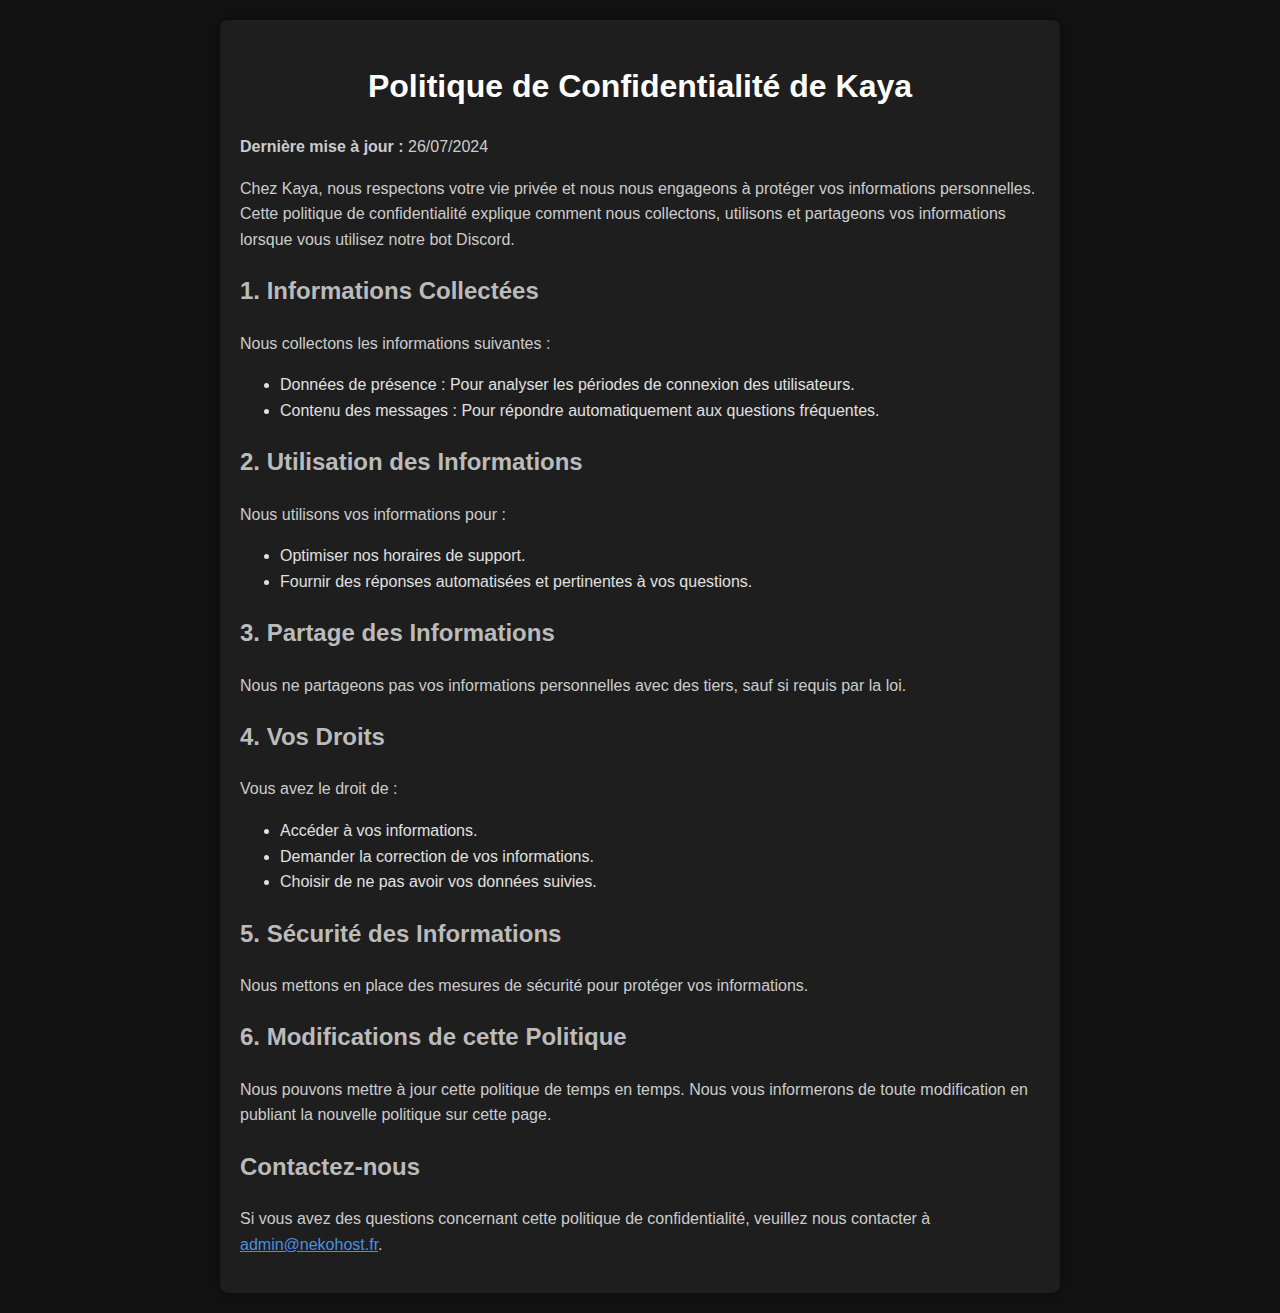
<file: Site Web/politique.html>
<!DOCTYPE html>
<html lang="fr">
<head>
    <meta charset="UTF-8">
    <link rel="apple-touch-icon" sizes="180x180" href="_images/bot-avatar.png">
	<link rel="icon" type="image/png" sizes="32x32" href="_images/bot-avatar.png">
	<link rel="icon" type="image/png" sizes="16x16" href="_images/bot-avatar.png">
    <meta name="viewport" content="width=device-width, initial-scale=1.0">
    <title>Politique de Confidentialité de Kaya</title>
    <style>
        body {
            font-family: Arial, sans-serif;
            margin: 0;
            padding: 20px;
            line-height: 1.6;
            background-color: #121212;
            color: #e0e0e0;
        }
        .container {
            max-width: 800px;
            margin: auto;
            background: #1e1e1e;
            padding: 20px;
            border-radius: 8px;
            box-shadow: 0 0 10px rgba(0, 0, 0, 0.5);
        }
        h1 {
            text-align: center;
            color: #ffffff;
        }
        h2 {
            color: #bbbbbb;
        }
        p {
            color: #cccccc;
        }
        a {
            color: #4a90e2;
        }
    </style>
</head>
<body>
    <div class="container">
        <h1>Politique de Confidentialité de Kaya</h1>
        <p><strong>Dernière mise à jour :</strong> 26/07/2024</p>

        <p>Chez Kaya, nous respectons votre vie privée et nous nous engageons à protéger vos informations personnelles. Cette politique de confidentialité explique comment nous collectons, utilisons et partageons vos informations lorsque vous utilisez notre bot Discord.</p>

        <h2>1. Informations Collectées</h2>
        <p>Nous collectons les informations suivantes :</p>
        <ul>
            <li>Données de présence : Pour analyser les périodes de connexion des utilisateurs.</li>
            <li>Contenu des messages : Pour répondre automatiquement aux questions fréquentes.</li>
        </ul>

        <h2>2. Utilisation des Informations</h2>
        <p>Nous utilisons vos informations pour :</p>
        <ul>
            <li>Optimiser nos horaires de support.</li>
            <li>Fournir des réponses automatisées et pertinentes à vos questions.</li>
        </ul>

        <h2>3. Partage des Informations</h2>
        <p>Nous ne partageons pas vos informations personnelles avec des tiers, sauf si requis par la loi.</p>

        <h2>4. Vos Droits</h2>
        <p>Vous avez le droit de :</p>
        <ul>
            <li>Accéder à vos informations.</li>
            <li>Demander la correction de vos informations.</li>
            <li>Choisir de ne pas avoir vos données suivies.</li>
        </ul>

        <h2>5. Sécurité des Informations</h2>
        <p>Nous mettons en place des mesures de sécurité pour protéger vos informations.</p>

        <h2>6. Modifications de cette Politique</h2>
        <p>Nous pouvons mettre à jour cette politique de temps en temps. Nous vous informerons de toute modification en publiant la nouvelle politique sur cette page.</p>

        <h2>Contactez-nous</h2>
        <p>Si vous avez des questions concernant cette politique de confidentialité, veuillez nous contacter à <a href="mailto:admin@nekohost.fr">admin@nekohost.fr</a>.</p>
    </div>
</body>
</html>
</file>
